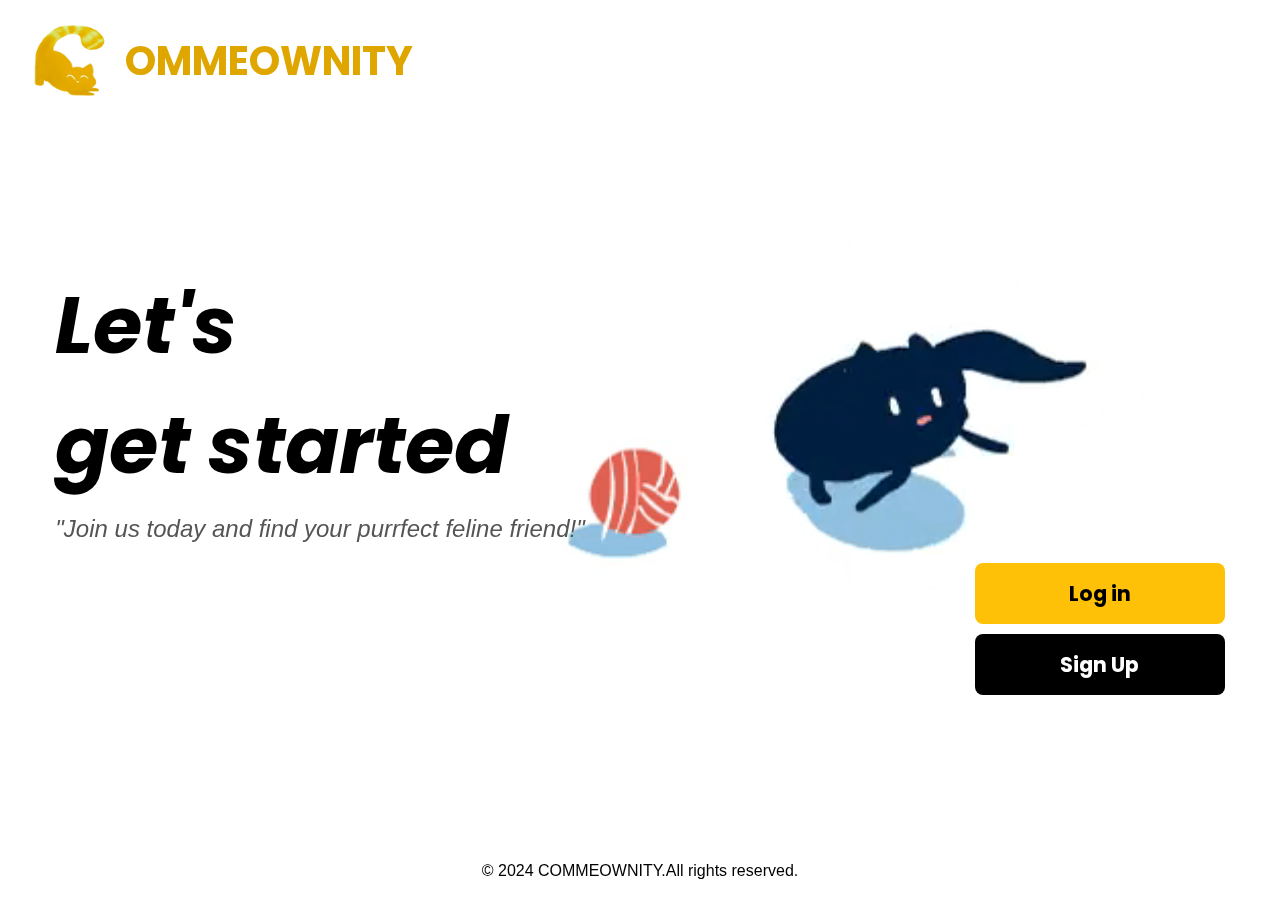
<file: index.html>
<!DOCTYPE html>
<html lang="en">
<head>
    <meta charset="UTF-8">
    <meta name="viewport" content="width=device-width, initial-scale=1.0">
    <title>ComMEOWnity</title>
    <!-- Google Fonts -->
    <link href="https://fonts.googleapis.com/css2?family=Poppins:wght@700&display=swap" rel="stylesheet">
    <link rel="stylesheet" href="style.css">
</head>

<body class="bodystart">
    <!-- Video Background -->
    <video autoplay muted loop id="bg-video">
        <source src="images/videocat.mp4" type="video/mp4">
        Your browser does not support the video tag.
    </video>

    <div class="container1">
        <header class="header">
            <div class="logo-container1">
                <img src="images/lightlogo.png" alt="ComMEOWnity Logo" class="logo">
                <span class="logo-text">OMMEOWNITY</span>
            </div>
        </header>
        <div class="content">
            <div class="text-section">
                <h1 class="poppins-bold-italic">Let's <br> get started</h1>
                <p class="tagline">"Join us today and find your purrfect feline friend!"</p>
            </div>

            <div class="buttonStart">
                <a href="login.html" class="btn login">Log in</a>
                <a href="signup.html" class="btn signup">Sign Up</a>
            </div>
        </div>
    </div>

    <footer class="footer1">
        <p>&copy; 2024 COMMEOWNITY.<span></span>All rights reserved.</p>
    </footer>
</body>
</html>
</file>
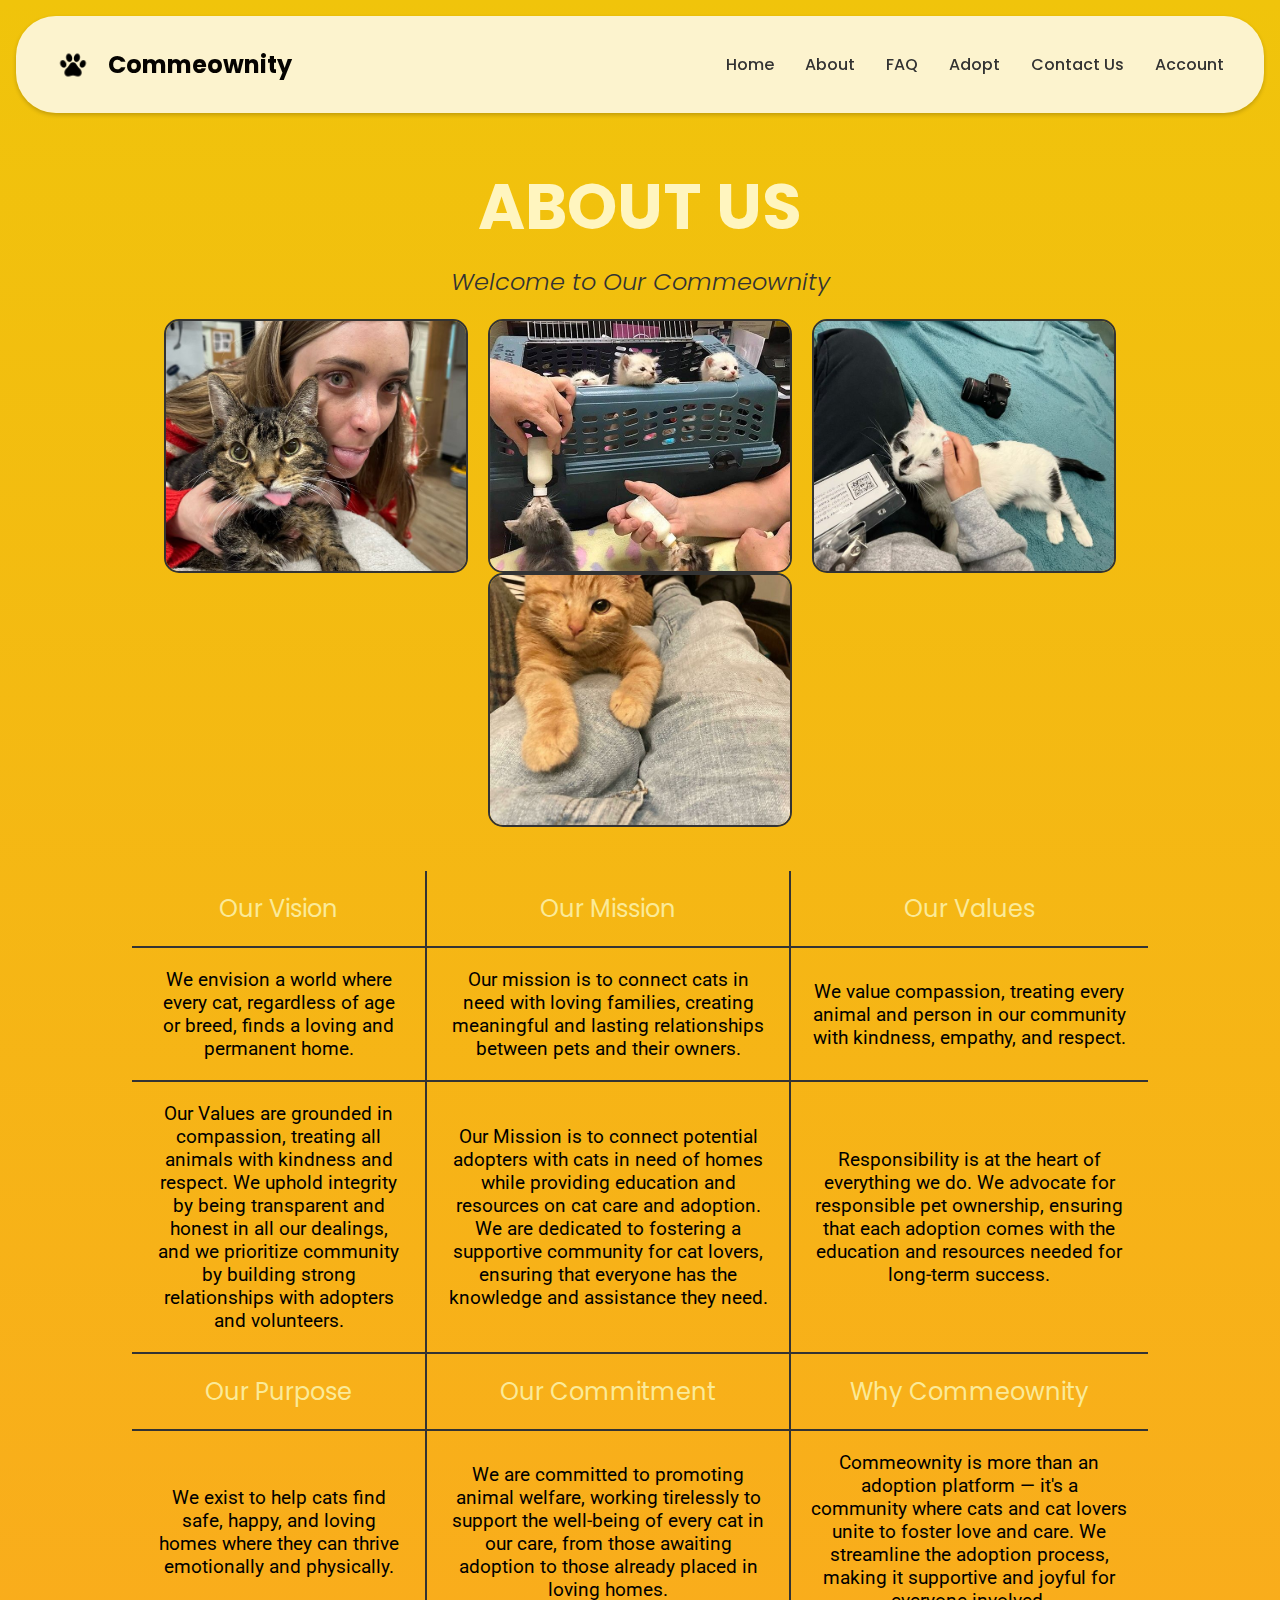
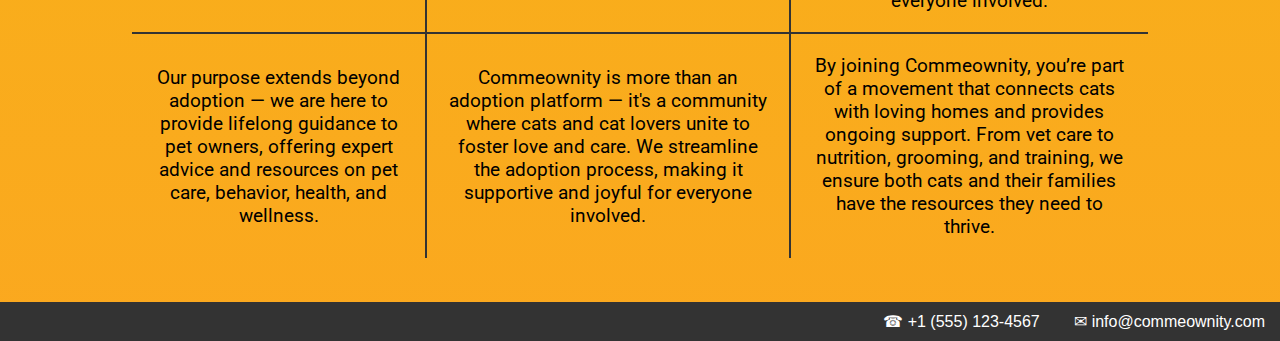
<file: about.html>
<!DOCTYPE html>
<html lang="en">
<head>
    <meta charset="UTF-8">
    <meta name="viewport" content="width=device-width, initial-scale=1.0">
    <title>Commeownity - Cat Adoption</title>
    <link rel="stylesheet" href="stylegen.css">
    <!-- GOOGLE FONTS -->
    <link href="https://fonts.googleapis.com/css2?family=Roboto:wght@400;700&display=swap" rel="stylesheet">
    <link href="https://fonts.googleapis.com/css2?family=Poppins:wght@700&display=swap" rel="stylesheet">
</head>

<body class ="bodyAbout">
    <!-- Navigation Bar -->
    <header class="navbar">
        <div class="logo-container">
            <img src="images/pawcon.png" alt="ComMEOWnity Logo" class="logo">
            <span class="logo-text">Commeownity</span>
        </div>
        <nav>
            <div class="hamburger" id="hamburger">
                &#9776; <!-- hamburger icon -->
            </div>
            <ul id="nav-links">
                <li><a href="home.html">Home</a></li>
                <li><a href="about.html">About</a></li>
                <li><a href="faq.html">FAQ</a></li>
                <li><a href="adopt.html">Adopt</a></li>
                <li><a href="contact.html">Contact Us</a></li>
                <li><a href="account.html">Account</a></li>
            </ul>
        </nav>
    </header>
    

     
<div>
    <h3>ABOUT US</h3>
        <h4>Welcome to Our Commeownity</h4>
    
    <div class="image-container1">
        <img src="images/aboutCat1.jpg" alt="About Cat 1" class="aboutCat">
        <img src="images/aboutCat2.jpg" alt="About Cat 1" class="aboutCat">
        <img src="images/aboutCat3.jpg" alt="About Cat 3" class="aboutCat">
        <img src="images/aboutCat4.jpg" alt="About Cat 4" class="aboutCat">
    </div>


    <table>
        <tr>
            <td class ="tableHead">Our Vision</td>
            <td class ="tableHead">Our Mission</td>
            <td class ="tableHead">Our Values</td>
        </tr>
        <tr>
            <td>We envision a world where every cat, regardless of age or breed, finds a loving and permanent home.</td>
            <td>Our mission is to connect cats in need with loving families, creating meaningful and lasting relationships between pets and their owners.</td>
            <td>We value compassion, treating every animal and person in our community with kindness, empathy, and respect.</td>
        </tr>
        <tr>
            <td>Our Values are grounded in compassion, treating all animals with kindness and respect. We uphold integrity by being transparent and honest in all our dealings, and we prioritize community by building strong relationships with adopters and volunteers.</td>
            <td>Our Mission is to connect potential adopters with cats in need of homes while providing education and resources on cat care and adoption. We are dedicated to fostering a supportive community for cat lovers, ensuring that everyone has the knowledge and assistance they need.</td>
            <td>Responsibility is at the heart of everything we do. We advocate for responsible pet ownership, ensuring that each adoption comes with the education and resources needed for long-term success.</td>
        </tr>
        <tr>
            <td class ="tableHead">Our Purpose</td>
            <td class ="tableHead">Our Commitment</td>
            <td class ="tableHead">Why Commeownity</td>
        </tr>
        <tr>
            <td>We exist to help cats find safe, happy, and loving homes where they can thrive emotionally and physically.</td>
            <td>We are committed to promoting animal welfare, working tirelessly to support the well-being of every cat in our care, from those awaiting adoption to those already placed in loving homes.</td>
            <td>Commeownity is more than an adoption platform — it's a community where cats and cat lovers unite to foster love and care. We streamline the adoption process, making it supportive and joyful for everyone involved.
            </td>
        </tr>
        <tr>
            <td>Our purpose extends beyond adoption — we are here to provide lifelong guidance to pet owners, offering expert advice and resources on pet care, behavior, health, and wellness.</td>
               </td>
            <td>Commeownity is more than an adoption platform — it's a community where cats and cat lovers unite to foster love and care. We streamline the adoption process, making it supportive and joyful for everyone involved.</td>
            <td>By joining Commeownity, you’re part of a movement that connects cats with loving homes and provides ongoing support. From vet care to nutrition, grooming, and training, we ensure both cats and their families have the resources they need to thrive.</td>
        </tr>
    </table>
</div>

<div class="footerAbout">
    <span class="footer-icon">&#9742; +1 (555) 123-4567</span>
    <span class="footer-icon">&#9993; info@commeownity.com</span>
</div>



    <script src="scriptgen.js"></script>
</body>
</html>
</file>
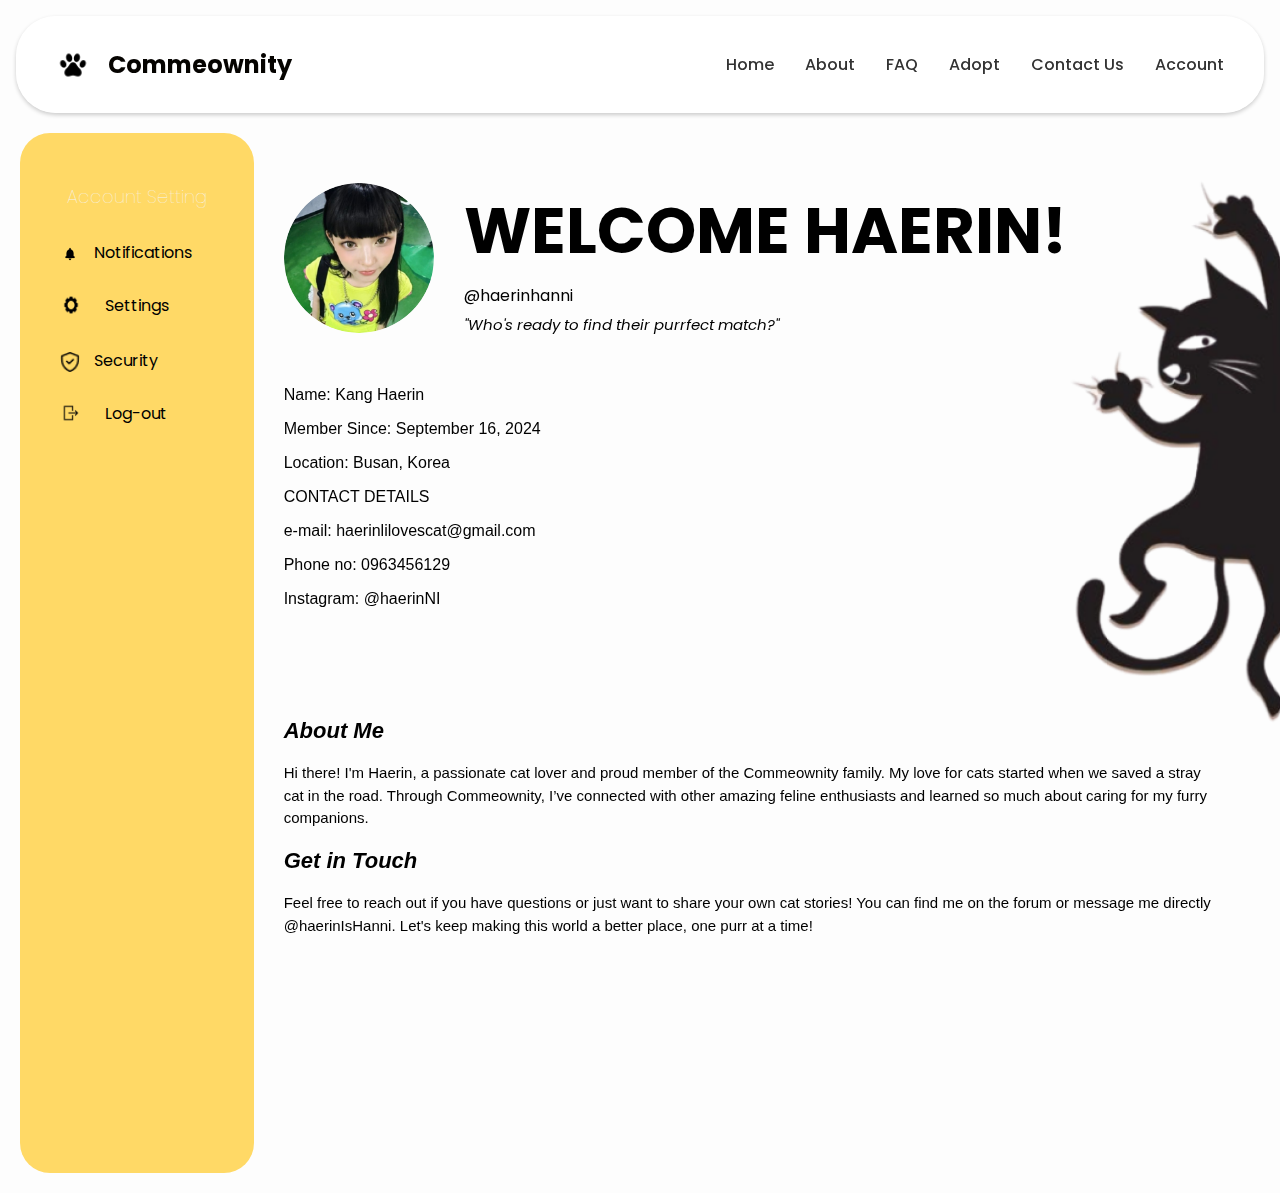
<file: account.html>
<!DOCTYPE html>
<html lang="en">
<head>
    <meta charset="UTF-8">
    <meta name="viewport" content="width=device-width, initial-scale=1.0">
    <title>Commeownity - Cat Adoption</title>
    <link rel="stylesheet" href="stylegen.css">
    <!-- GOOGLE FONTS -->
    <link href="https://fonts.googleapis.com/css2?family=Roboto:wght@400;700&display=swap" rel="stylesheet">
    <link href="https://fonts.googleapis.com/css2?family=Poppins:wght@700&display=swap" rel="stylesheet">
    <link href="https://fonts.googleapis.com/css2?family=Space+Grotesk:wght@400;700&display=swap" rel="stylesheet">
    <link href="https://fonts.googleapis.com/css2?family=Nunito+Sans:wght@500&display=swap" rel="stylesheet">
</head>

<body class="bodyAccount">
    <!-- Navigation Bar -->
    <header class="navbar">
        <div class="logo-container">
            <img src="images/pawcon.png" alt="ComMEOWnity Logo" class="logo">
            <span class="logo-text">Commeownity</span>
        </div>
        <nav>
            <div class="hamburger" id="hamburger">
                &#9776; <!-- hamburger icon -->
            </div>
            <ul id="nav-links">
                <li><a href="home.html">Home</a></li>
                <li><a href="about.html">About</a></li>
                <li><a href="faq.html">FAQ</a></li>
                <li><a href="adopt.html">Adopt</a></li>
                <li><a href="contact.html">Contact Us</a></li>
                <li><a href="account.html">Account</a></li>
            </ul>
        </nav>
    </header>

    <!-- Main Profile Content -->
    <div class="profile-container">
        <!-- Sidebar -->
        <aside class="sidebar">
            <h3>Account Setting</h3>
            <ul>
                <li><img src="images/bell.png" alt="Notifications" class="icon"> Notifications</li>
                <li><img src="images/set.png" alt="Settings" class="icn"> Settings</li>
                <li><img src="images/sec.png" alt="Security" class="icon"> Security</li>
                <li><a href="index.html"  class="logout-link"><img src="images/out.png" alt="Logout" class="icn"> Log-out</a></li>
            </ul>
        </aside>
        

      
  <!-- Profile Content -->
<main class="profile-main">
    <div class="profile-header">
        <img src="images/haerin.png" alt="Profile Picture" class="profile-pic">
        <div class="profile-info">
            <h6>WELCOME HAERIN!</h6>
            <p>@haerinhanni</p>
            <p class ="tags">"Who's ready to find their purrfect match?"</p>
        </div>
    </div>
    
    <div class="contact-details">
        <p class ="deets"><strong>Name: </strong>Kang Haerin</p>
        <p class ="deets"><strong>Member Since:</strong>  September 16, 2024</p>
        <p class ="deets"><strong>Location:</strong> Busan, Korea</p>
        <p class ="deets"><strong><span>CONTACT DETAILS</span></strong></p>
        <p class ="deets"><strong>e-mail:</strong> haerinlilovescat@gmail.com</p>
        <p class ="deets"><strong>Phone no:</strong> 0963456129</p>
        <p class ="deets"><strong>Instagram:</strong> @haerinNI</p>
    </div>
    
    <div class="about-section">
        <h2 class="abt">About Me</h2>
        <p class="deets">Hi there! I'm Haerin, a passionate cat lover and proud member of the Commeownity family. My love for cats started when we saved a stray cat in the road. Through Commeownity, I’ve connected with other amazing feline enthusiasts and learned so much about caring for my furry companions.</p>
        
        <h2 class="abt">Get in Touch</h2>
        <p class="deets">Feel free to reach out if you have questions or just want to share your own cat stories! You can find me on the forum or message me directly @haerinIsHanni. Let's keep making this world a better place, one purr at a time!</p>
    </div>
</main>


    </div>

    <!-- Cat Silhouette Image -->
    <img src="images/scratch.png" alt="Cat Silhouette" class="cat-silhouette">

    <script src="scriptgen.js"></script>
</body>
</html>
</file>
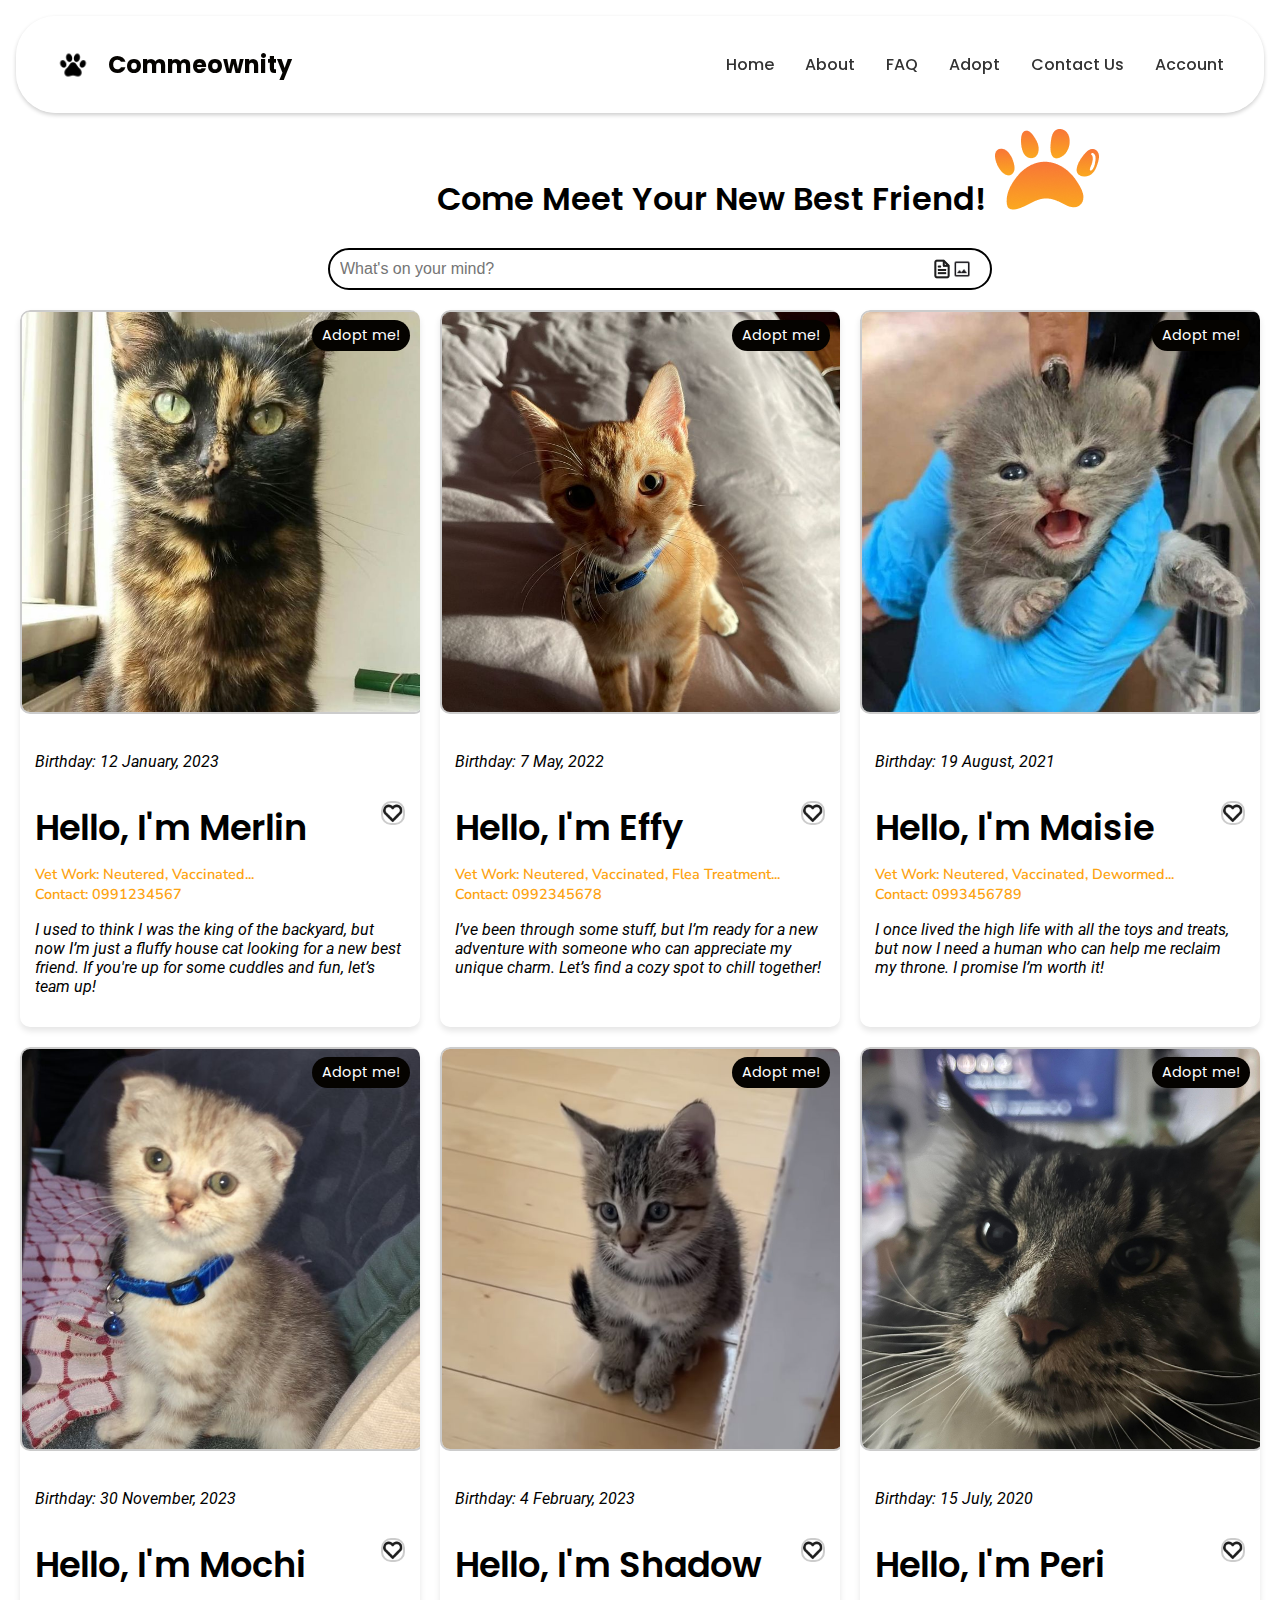
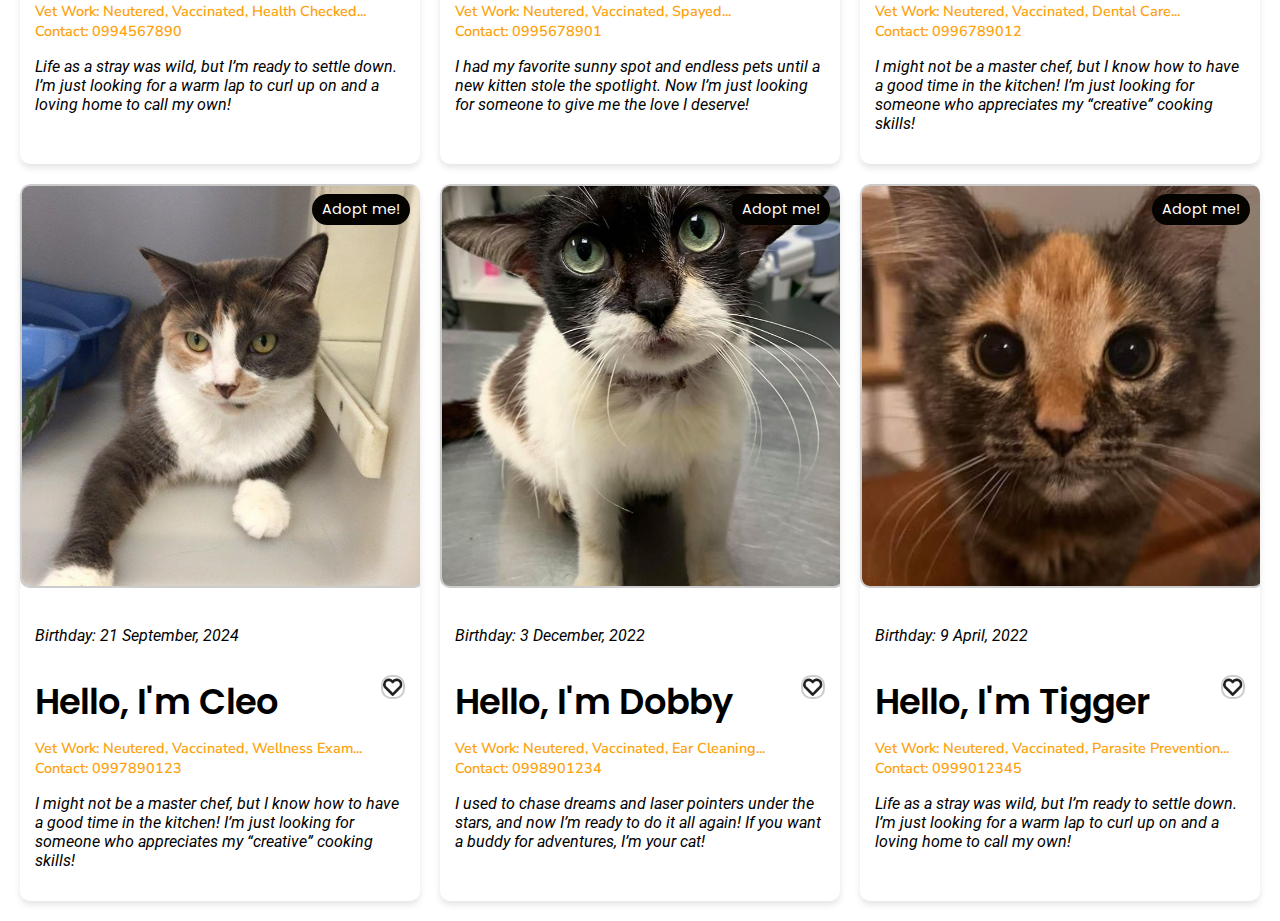
<file: adopt.html>
<!DOCTYPE html>
<html lang="en">
<head>
    <meta charset="UTF-8">
    <meta name="viewport" content="width=device-width, initial-scale=1.0">
    <title>Commeownity - Cat Adoption</title>
    <link rel="stylesheet" href="stylegen.css">
    <!-- GOOGLE FONTS -->
    <link href="https://fonts.googleapis.com/css2?family=Roboto:wght@400;700&display=swap" rel="stylesheet">
    <link href="https://fonts.googleapis.com/css2?family=Poppins:wght@700&display=swap" rel="stylesheet">
    <link href="https://fonts.googleapis.com/css2?family=Space+Grotesk:wght@400;700&display=swap" rel="stylesheet">
    <link href="https://fonts.googleapis.com/css2?family=Nunito+Sans:wght@500&display=swap" rel="stylesheet">

</head>

<body class ="bodyContact">
    <!-- Navigation Bar -->
    <header class="navbar">
        <div class="logo-container">
            <img src="images/pawcon.png" alt="ComMEOWnity Logo" class="logo">
            <span class="logo-text">Commeownity</span>
        </div>
        <nav>
            <div class="hamburger" id="hamburger">
                &#9776; <!-- hamburger icon -->
            </div>
            <ul id="nav-links">
                <li><a href="home.html">Home</a></li>
                <li><a href="about.html">About</a></li>
                <li><a href="faq.html">FAQ</a></li>
                <li><a href="adopt.html">Adopt</a></li>
                <li><a href="contact.html">Contact Us</a></li>
                <li><a href="account.html">Account</a></li>
            </ul>
        </nav>
    </header>
    
    <div class="adopt-container">
        <h1>Come Meet Your New Best Friend! <img src="images/pawore.png" alt="heart icon" class="heart-icon"></h1>
        <div class="search-bar">
            <input type="text" placeholder="What's on your mind?">
            <img src="images/imagecon.png" alt="Image Icon" class="icon">
            <img src="images/txtfile.png" alt="Text File Icon" class="icon">
        </div>

        <div class="cat-gallery">

            <div class="cat-card">
                <div class="adopt-badge">Adopt me!</div>
                <img src="images/catadapt1.jpg" alt="Cat 1">
                <div class="cat-info">
                    <p class="descats">Birthday: 12 January, 2023</p>
                    <h3>Hello, I'm Merlin <img src="images/heart.png" alt="heart icon" class ="heart"></h3>
                    <p class="vet">Vet Work: Neutered, Vaccinated...<br>Contact: 0991234567</p>
                    <p class="descats">I used to think I was the king of the backyard, but now I’m just a fluffy house cat looking for a new best friend. If you're up for some cuddles and fun, let’s team up!</p>
                </div>
            </div>

            <div class="cat-card">
                <div class="adopt-badge">Adopt me!</div>
                <img src="images/catadapt2.jpg" alt="Cat 2">
                <div class="cat-info">
                    <p class="descats">Birthday: 7 May, 2022</p>
                    <h3>Hello, I'm Effy <img src="images/heart.png" alt="heart icon" class ="heart" ></h3>
                    <p class="vet">Vet Work: Neutered, Vaccinated, Flea Treatment...<br>Contact: 0992345678</p>
                    <p class="descats">I’ve been through some stuff, but I’m ready for a new adventure with someone who can appreciate my unique charm. Let’s find a cozy spot to chill together!</p>
                </div>
            </div>

            <div class="cat-card">
                <div class="adopt-badge">Adopt me!</div>
                <img src="images/catadapt3.jpg" alt="Cat 3">
                <div class="cat-info">
                    <p class="descats">Birthday: 19 August, 2021</p>
                    <h3>Hello, I'm Maisie <img src="images/heart.png" alt="heart icon" class ="heart"></h3>
                    <p class="vet">Vet Work: Neutered, Vaccinated, Dewormed...<br>Contact: 0993456789</p>
                    <p class="descats">I once lived the high life with all the toys and treats, but now I need a human who can help me reclaim my throne. I promise I’m worth it!</p>
                </div>
            </div>

            <div class="cat-card">
                <div class="adopt-badge">Adopt me!</div>
                <img src="images/catadapt4.jpg" alt="Cat 4">
                <div class="cat-info">
                    <p class="descats">Birthday: 30 November, 2023</p>
                    <h3>Hello, I'm Mochi <img src="images/heart.png" alt="heart icon" class ="heart"></h3>
                    <p class="vet">Vet Work: Neutered, Vaccinated, Health Checked...<br>Contact: 0994567890</p>
                    <p class="descats">Life as a stray was wild, but I’m ready to settle down. I’m just looking for a warm lap to curl up on and a loving home to call my own!</p>
                </div>
            </div>

            <div class="cat-card">
                <div class="adopt-badge">Adopt me!</div>
                <img src="images/catadapt5.jpg" alt="Cat 5" class="catadopts" >
                <div class="cat-info">
                    <p class="descats">Birthday: 4 February, 2023</p>
                    <h3>Hello, I'm Shadow <img src="images/heart.png" alt="heart icon" class ="heart"></h3>
                    <p class="vet">Vet Work: Neutered, Vaccinated, Spayed...<br>Contact: 0995678901</p>
                    <p class="descats">I had my favorite sunny spot and endless pets until a new kitten stole the spotlight. Now I’m just looking for someone to give me the love I deserve!</p>
                </div>
            </div>

            <div class="cat-card">
                <div class="adopt-badge">Adopt me!</div>
                <img src="images/catadapt6.jpg" alt="Cat 6">
                <div class="cat-info">
                    <p class="descats">Birthday: 15 July, 2020</p>
                    <h3>Hello, I'm Peri <img src="images/heart.png" alt="heart icon" class ="heart"></h3>           
                    <p class="vet">Vet Work: Neutered, Vaccinated, Dental Care...<br>Contact: 0996789012</p>
                    <p class="descats">I might not be a master chef, but I know how to have a good time in the kitchen! I’m just looking for someone who appreciates my “creative” cooking skills!</p>
                </div>
            </div>

            <div class="cat-card">
                <div class="adopt-badge">Adopt me!</div>
                <img src="images/catadapt7.jpg" alt="Cat 7">
                <div class="cat-info">
                    <p class="descats">Birthday: 21 September, 2024</p>
                    <h3>Hello, I'm Cleo <img src="images/heart.png" alt="heart icon" class ="heart"></h3>
                    <p class="vet">Vet Work: Neutered, Vaccinated, Wellness Exam...<br>Contact: 0997890123</p>
                    <p class="descats">I might not be a master chef, but I know how to have a good time in the kitchen! I’m just looking for someone who appreciates my “creative” cooking skills!</p>


                </div>
            </div>

                <div class="cat-card">
                    <div class="adopt-badge">Adopt me!</div>
                    <img src="images/catadapt8.jpg" alt="Cat 8">
                    <div class="cat-info">
                        <p class="descats">Birthday: 3 December, 2022</p>
                        <h3>Hello, I'm Dobby <img src="images/heart.png" alt="heart icon" class ="heart"></h3>
                        <p class="vet">Vet Work: Neutered, Vaccinated, Ear Cleaning...<br>Contact: 0998901234</p>
                        <p class="descats">I used to chase dreams and laser pointers under the stars, and now I’m ready to do it all again! If you want a buddy for adventures, I’m your cat!</p>
                    </div>
                </div>

                    <div class="cat-card">
                        <div class="adopt-badge">Adopt me!</div>
                        <img src="images/catadapt9.jpg" alt="Cat 9">
                        <div class="cat-info">
                            <p class="descats">Birthday: 9 April, 2022</p>
                            <h3>Hello, I'm Tigger <img src="images/heart.png" alt="heart icon" class ="heart"></h3>
                            <p class="vet">Vet Work: Neutered, Vaccinated, Parasite Prevention...<br>Contact: 0999012345</p>
                            <p class="descats">Life as a stray was wild, but I’m ready to settle down. I’m just looking for a warm lap to curl up on and a loving home to call my own!</p>
                        </div>
                    </div>
            </div>
        </div>
    </div>
</body>
</html>

    <script src="scriptgen.js"></script>
</body>
</html>
</file>
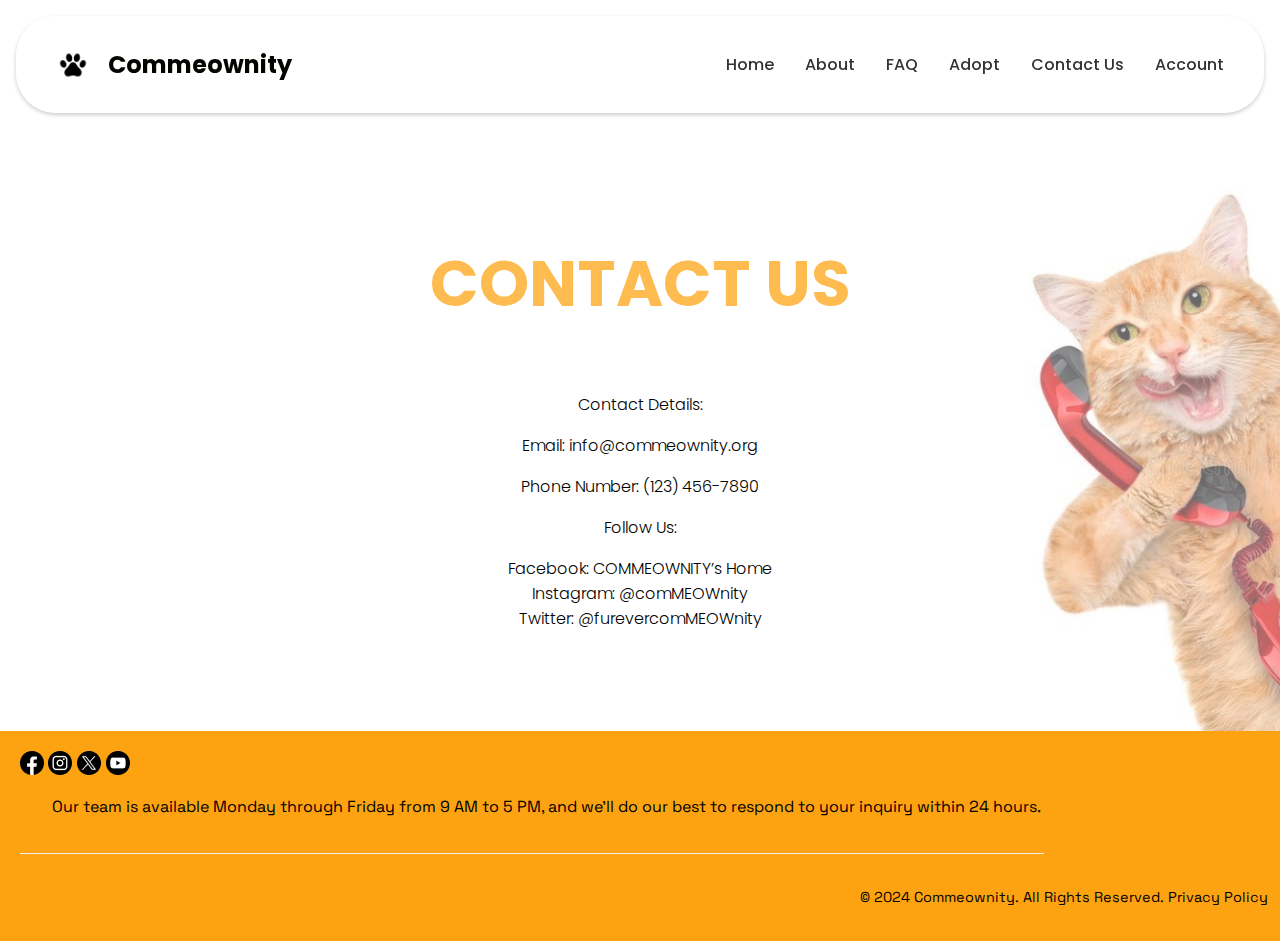
<file: contact.html>
<!DOCTYPE html>
<html lang="en">
<head>
    <meta charset="UTF-8">
    <meta name="viewport" content="width=device-width, initial-scale=1.0">
    <title>Commeownity - Cat Adoption</title>
    <link rel="stylesheet" href="stylegen.css">
    <!-- GOOGLE FONTS -->
    <link href="https://fonts.googleapis.com/css2?family=Roboto:wght@400;700&display=swap" rel="stylesheet">
    <link href="https://fonts.googleapis.com/css2?family=Poppins:wght@700&display=swap" rel="stylesheet">
    <link href="https://fonts.googleapis.com/css2?family=Space+Grotesk:wght@400;700&display=swap" rel="stylesheet">
</head>

<body class ="bodyContact">
    <!-- Navigation Bar -->
    <header class="navbar">
        <div class="logo-container">
            <img src="images/pawcon.png" alt="ComMEOWnity Logo" class="logo">
            <span class="logo-text">Commeownity</span>
        </div>
        <nav>
            <div class="hamburger" id="hamburger">
                &#9776; <!-- hamburger icon -->
            </div>
            <ul id="nav-links">
                <li><a href="home.html">Home</a></li>
                <li><a href="about.html">About</a></li>
                <li><a href="faq.html">FAQ</a></li>
                <li><a href="adopt.html">Adopt</a></li>
                <li><a href="contact.html">Contact Us</a></li>
                <li><a href="account.html">Account</a></li>
            </ul>
        </nav>
    </header>
    <h5>CONTACT US</h5>
    <div class="contact-section">
        <div class="contact-details">
           
            <p>Contact Details:</p>
            <p>Email: info@commeownity.org</p>
            <p>Phone Number: (123) 456-7890</p>
            <p>Follow Us:</p>
            <p>
                Facebook: COMMEOWNITY’s Home<br>
                Instagram: @comMEOWnity<br>
                Twitter: @furevercomMEOWnity
            </p>
        </div>
        <img src="images/orenjcat.jpg" alt="Orange Cat" class="orenj-cat">
    </div>
    
       
    </div>
    
    <!-- Footer Section -->
<footer class="footer">
    <div class="social-icons">
        <img src="images/fbcon.png" alt="Facebook">
        <img src="images/igcon.png" alt="Instagram">
        <img src="images/twcon.png" alt="Twitter">
        <img src="images/ytcon.png" alt="YouTube">
    </div>
    <p class="footerC">Our team is available Monday through Friday from 9 AM to 5 PM, and we’ll do our best to respond to your inquiry within 24 hours.</p>
    <hr>
    <p class="footer-text">© 2024 Commeownity. All Rights Reserved. <a href="#">Privacy Policy</a></p>
</footer>

    
 

    <script src="scriptgen.js"></script>
</body>
</html>
</file>
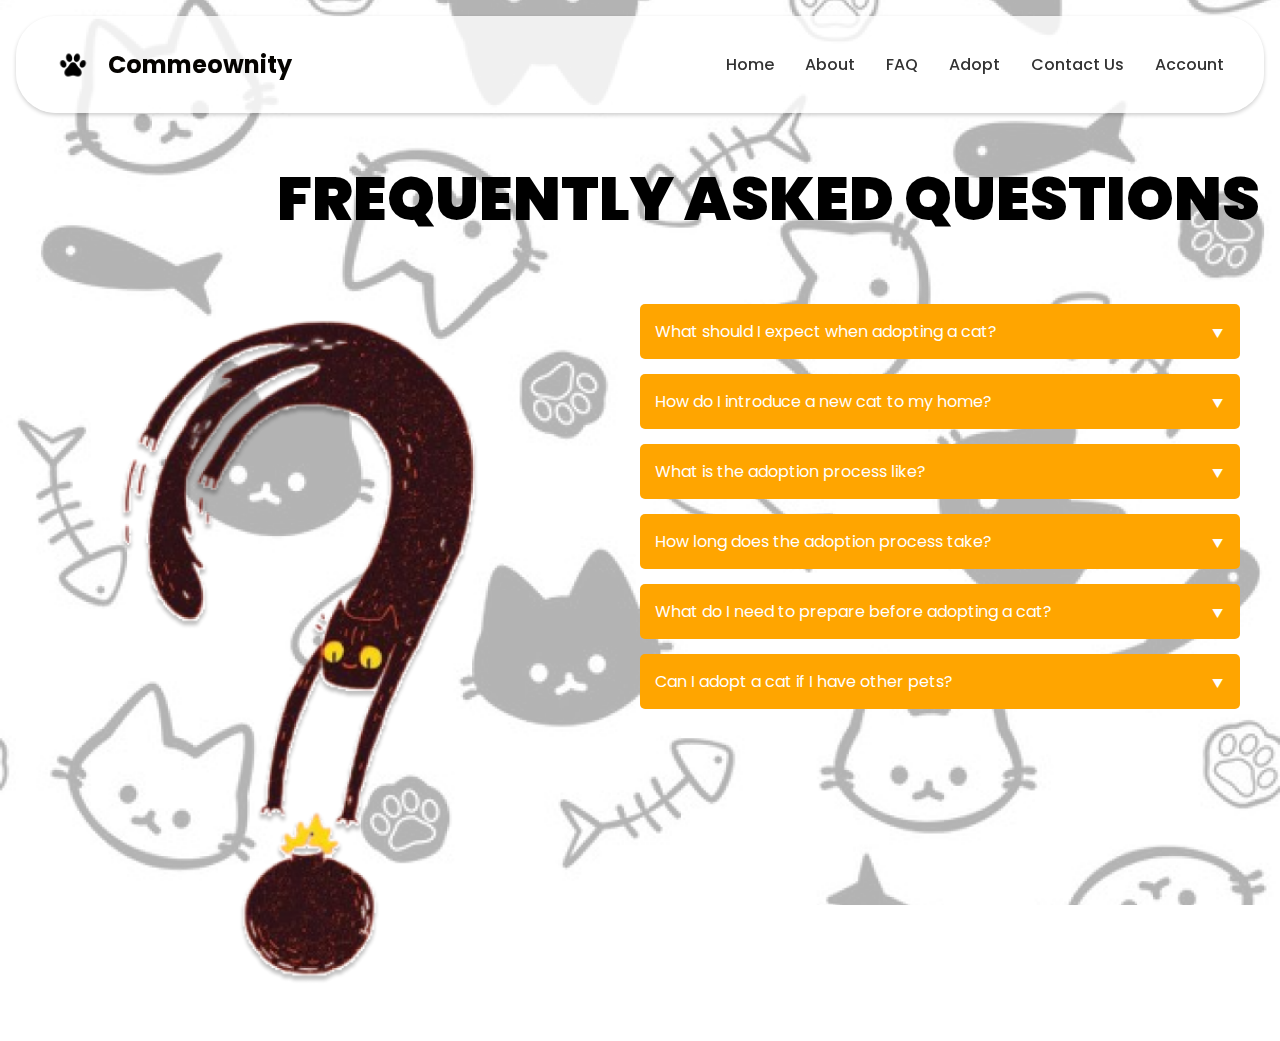
<file: faq.html>
<!DOCTYPE html>
<html lang="en">
<head>
    <meta charset="UTF-8">
    <meta name="viewport" content="width=device-width, initial-scale=1.0">
    <title>Commeownity - Cat Adoption</title>
    <link rel="stylesheet" href="stylegen.css">
    <!-- GOOGLE FONTS -->
    <link href="https://fonts.googleapis.com/css2?family=Roboto:wght@400;700&display=swap" rel="stylesheet">
    <link href="https://fonts.googleapis.com/css2?family=Poppins:wght@700&display=swap" rel="stylesheet">
    <link href="https://fonts.googleapis.com/css2?family=Space+Grotesk:wght@400;700&display=swap" rel="stylesheet">
</head>
<body class="bodyFAQ">
    <!-- Navigation Bar -->
    <header class="navbar">
        <div class="logo-container">
            <img src="images/pawcon.png" alt="ComMEOWnity Logo" class="logo">
            <span class="logo-text">Commeownity</span>
        </div>
        <nav>
            <div class="hamburger" id="hamburger">
                &#9776; <!-- hamburger icon -->
            </div>
            <ul id="nav-links">
                <li><a href="home.html">Home</a></li>
                <li><a href="about.html">About</a></li>
                <li><a href="faq.html">FAQ</a></li>
                <li><a href="adopt.html">Adopt</a></li>
                <li><a href="contact.html">Contact Us</a></li>
                <li><a href="account.html">Account</a></li>
            </ul>
        </nav>
    </header>

    <main>
        <h1>FREQUENTLY ASKED QUESTIONS</h1>
        <section class="faq-section">
            <img src="images/quescat.png" alt="Question Mark Cat" class="ques-cat">

            <div class="faq-container">
                <div class="faq-item">
                    <button class="question">What should I expect when adopting a cat? <span class="arrow">&#11206;</span></button>
                    <div class="answer" >
                        <p>When adopting a cat, you’re welcoming a new family member into your home. It can take time for your cat to adjust to their new environment. Patience, love, and consistency are key.</p>
                    </div>
                </div>
                <div class="faq-item">
                    <button class="question">How do I introduce a new cat to my home? <span class="arrow">&#11206;</span></button>
                    <div class="answer">
                        <p>When introducing a cat to a new home, start by giving them a quiet, safe space to explore at their own pace.</p>
                    </div>
                </div>
                <div class="faq-item">
                    <button class="question">What is the adoption process like? <span class="arrow">&#11206;</span></button>
                    <div class="answer">
                        <p>The adoption process involves filling out an application, meeting the cat, and going through a screening process.</p>
                    </div>
                </div>
                <div class="faq-item">
                    <button class="question">How long does the adoption process take? <span class="arrow">&#11206;</span></button>
                    <div class="answer">
                        <p>The process can take anywhere from a few days to a couple of weeks depending on several factors.</p>
                    </div>
                </div>
                <div class="faq-item">
                    <button class="question">What do I need to prepare before adopting a cat? <span class="arrow">&#11206;</span></button>
                    <div class="answer">
                        <p>Before adopting a cat, you should prepare a safe and comfortable space for them, purchase necessary supplies such as food, litter, a litter box, and toys, and consider scheduling a vet appointment.</p>
                    </div>
                </div>
                <div class="faq-item">
                    <button class="question">Can I adopt a cat if I have other pets? <span class="arrow">&#11206;</span></button>
                    <div class="answer">
                        <p>Yes, many cats can live harmoniously with other pets, but it's important to introduce them slowly and ensure that the personalities of both the new cat and your existing pets are compatible.</p>
                    </div>
                </div>
            </div>
        </section>
    </main>

    <script src="scriptgen.js"></script>
</body>
</html>
</file>
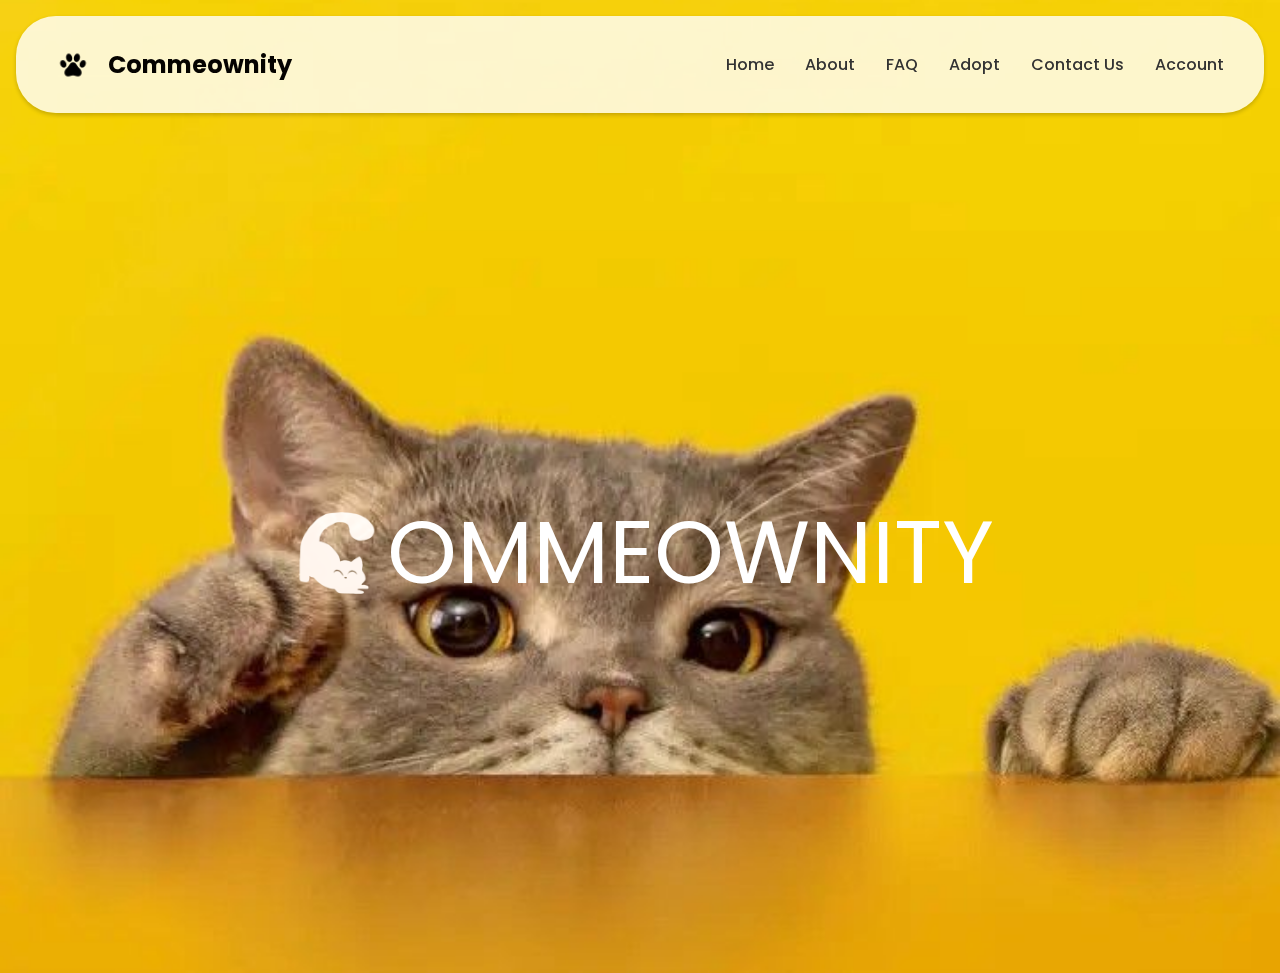
<file: home.html>
<!DOCTYPE html>
<html lang="en">
<head>
    <meta charset="UTF-8">
    <meta name="viewport" content="width=device-width, initial-scale=1.0">
    <title>Commeownity - Cat Adoption</title>
    <link rel="stylesheet" href="stylegen.css">
    <!-- GOOGLE FONTS -->
    <link href="https://fonts.googleapis.com/css2?family=Roboto:wght@400;700&display=swap" rel="stylesheet">
    <link href="https://fonts.googleapis.com/css2?family=Poppins:wght@700&display=swap" rel="stylesheet">
</head>

<body class ="bodyHome">
    <!-- Navigation Bar -->
    <header class="navbar">
        <div class="logo-container">
            <img src="images/pawcon.png" alt="ComMEOWnity Logo" class="logo">
            <span class="logo-text">Commeownity</span>
        </div>
        <nav>
            <div class="hamburger" id="hamburger">
                &#9776; <!-- hamburger icon -->
            </div>
            <ul id="nav-links">
                <li><a href="home.html">Home</a></li>
                <li><a href="about.html">About</a></li>
                <li><a href="faq.html">FAQ</a></li>
                <li><a href="adopt.html">Adopt</a></li>
                <li><a href="contact.html">Contact Us</a></li>
                <li><a href="account.html">Account</a></li>
            </ul>
        </nav>
    </header>
    

    <!-- Home Logo Centered -->
    <div class="home-logo-container">
        <p class="homeLogo">
            <img src="images/whitelogo.png" alt="Logo" class="logo-image">
            OMMEOWNITY
        </p>
    </div>
    <script src="scriptgen.js"></script>
</body>
</html>
</file>
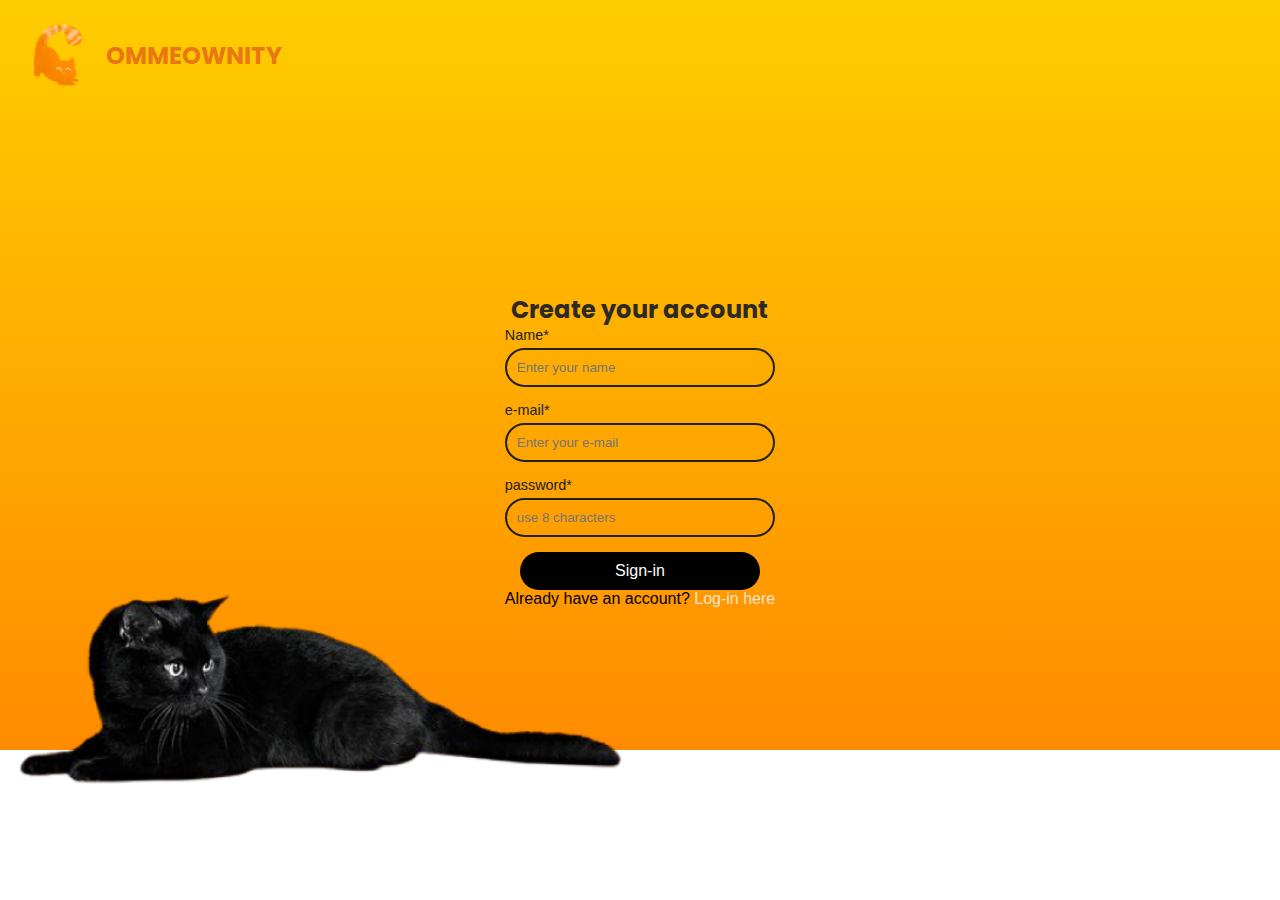
<file: signup.html>
<!DOCTYPE html>
<html lang="en">
<head>
    <meta charset="UTF-8">
    <meta name="viewport" content="width=device-width, initial-scale=1.0">
    <title>Create Account - Commeownity</title>
    <link href="https://fonts.googleapis.com/css2?family=Poppins:wght@700&display=swap" rel="stylesheet">
    <link rel="stylesheet" href="style.css">
</head>

<body>
    <div class="container">
        <header class="header">
            <div class="logo-container2">
                <img src="images/logocat.png" alt="ComMEOWnity Logo" class="logo2">
                <span class="logo-text2">OMMEOWNITY</span>
            </div>

            <form id="create-account-form">
                <h2>Create your account</h2>
                <div class="input-field">
                    <label for="username">Name*</label>
                    <input type="text" id="username" placeholder="Enter your name" required>
                    <span class="error-message" id="username-error"></span>
                </div>
                <div class="input-field">
                    <label for="email">e-mail*</label>
                    <input type="email" id="email" placeholder="Enter your e-mail" required>
                    <span class="error-message" id="email-error"></span>
                </div>
                <div class="input-field">
                    <label for="password">password*</label>
                    <input type="password" id="password" placeholder="use 8 characters" required>
                    <span class="error-message" id="password-error"></span>
                </div>
                <div class="bottom-rectangle"></div>
                <div class="login-btn-container">
                    <button type="submit" id="login-btn">Sign-in</button>
                    <p>Already have an account? <a href="login.html">Log-in here</a></p>
                </div>
            </form>
            <img class="cat-image" src="images/laycat.png" alt="Black Cat">
        </div>

        <script>
            // JavaScript for sign-up page
            document.getElementById('create-account-form').addEventListener('submit', function(event) {
                event.preventDefault(); // Prevent form submission

                const username = document.getElementById('username').value.trim();
                const email = document.getElementById('email').value.trim();
                const password = document.getElementById('password').value.trim();

                let isValid = true;

                // Validate username (at least 5 characters)
                if (username.length < 5) {
                    document.getElementById('username-error').textContent = "Username must be at least 5 characters.";
                    document.getElementById('username-error').style.display = 'block';
                    isValid = false;
                } else {
                    document.getElementById('username-error').style.display = 'none';
                }

                // Validate email
                const emailPattern = /^[^\s@]+@[^\s@]+\.[^\s@]+$/;
                if (!emailPattern.test(email)) {
                    document.getElementById('email-error').textContent = "Please enter a valid email address.";
                    document.getElementById('email-error').style.display = 'block';
                    isValid = false;
                } else {
                    document.getElementById('email-error').style.display = 'none';
                }

                // Validate password (at least 8 characters)
                if (password.length < 8) {
                    document.getElementById('password-error').textContent = "Password must be at least 8 characters.";
                    document.getElementById('password-error').style.display = 'block';
                    isValid = false;
                } else {
                    document.getElementById('password-error').style.display = 'none';
                }

                // Redirect if form is valid
                if (isValid) {
                    window.location.href = "login.html"; // Redirect to the login page
                }
            });

            function toggleAnswer(element) {
                const answer = element.nextElementSibling;
                const arrow = element.querySelector('.arrow');

                if (answer.style.display === "block") {
                    answer.style.display = "none";
                    arrow.innerHTML = "&#x25BC;"; // Down arrow
                } else {
                    answer.style.display = "block";
                    arrow.innerHTML = "&#x25B2;"; // Up arrow
                }
            }
        </script>
    </body>
</html>
</file>
<file: style.css>
/* STYLES FOR START PAGE, SIGN-UP PAGE & LOG-IN PAGE */

/*===================================================================*/
/* STYLES FOR START PAGE */
/*===================================================================*/
* {
    margin: 0;
    padding: 0;
    box-sizing: border-box;
}

/* Container for logo and text */
.logo-container1 {
    display: flex;
    align-items: center;
    gap: 5px; 
    position: absolute; 
    top: 20px; 
    left: 20px; 
}

/* Style the logo */
.logo {
    width: 80px; 
    height: auto;
}

/* Video background */
#bg-video {
    position: fixed;
    top: 0;
    left: 0;
    width: 100%;
    height: 100%;
    object-fit: cover; 
    z-index: -1; 
}

.logo-text {
    font-family: "Poppins", sans-serif; 
    font-weight: 700;  
    font-size: 2.2em; 
    color: #DFA600; 
}

.bodystart {
    font-family: 'Arial', sans-serif;
    display: flex;
    flex-direction: column; 
    justify-content: center;
    align-items: center;
    min-height: 100vh;
    background-repeat: no-repeat;
    background-position: center;
    background-size: cover; 
    padding-bottom: 100px; 
}

/* Styling for content */
.content {
    display: flex;
    flex-direction: column;
    justify-content: flex-start; 
    align-items: flex-start; 
    padding: 20px;
}

/* Text section for heading and tagline */
.text-section {
    align-self: flex-start; 
    padding-right: 40em;
    margin-top: 10em; /
}

.text-section h1 {
    font-size: 3rem;
    font-weight: bold;
}

.text-section p.tagline {
    font-style: italic;
    margin-top: 10px;
    font-size: 1.2rem;
    color: #555;
}

.poppins-bold-italic {
    font-family: "Poppins", serif;
    font-weight: 700;
    font-style: italic;
}

/* Button section styling */
.buttonStart {
    margin-top: 20px;
    display: flex;
    flex-direction: column; 
    gap: 10px;
}

.buttonStart .btn {
    padding: 15px 40px;
    font-family: "Poppins", serif;
    font-size: 1.2rem;
    font-weight: bold;
    text-align: center;
    border-radius: 8px;
    text-decoration: none;
    display: inline-block;
}

/* Styling for login button */
.login {
    background-color: #FFC107;
    color: #000;
}

/* Styling for signup button */
.signup {
    background-color: #000;
    color: #fff;
}

/* Footer Styles */
.footer1 {
    background-color: rgba(255, 255, 255, 0.8); 
    padding: 20px;
    text-align: center;
    width: 100%;
    position: absolute; 
    bottom: 0; 
}


/*===================================================================*/
/* STYLES FOR SIGN-UP PAGE */
/*===================================================================*/

body {
    margin: 0;
    padding: 0;
    font-family: Arial, sans-serif; 
    background: linear-gradient(to bottom, #ffcd00, #ff7e00); 
    display: flex;
    justify-content: center; 
    align-items: center;
    height: 100vh; 
    flex-direction: column; 
}

.logo-container2 {
    display: flex; 
    align-items: center; 
    gap: 1em; 
    position: absolute; 
    top: 20px; 
    left: 20px; 
}

.logo2 {
    width: 60px; 
    height: auto; 
}

.logo-text2 {
    font-family: "Poppins", sans-serif; 
    text-align: left; 
    font-weight: 700; 
    font-size: 1.3em;
    color: #e87714; 
}

form {
    padding: 20px; 
    border-radius: 15px; 
    width: 100%; 
    max-width: 400px; 
}

h2 {
    color: #2d2929; 
    font-weight: bold; 
    text-align: center; 
    font-family: "Poppins", sans-serif; 
}

.input-field {
    margin-bottom: 15px; 
}

label {
    display: block; 
    font-size: 0.9em; 
    color: #211e1e; 
    margin-bottom: 5px; 
}

input {
    width: 100%; 
    padding: 10px; 
    border: 2px solid #232020; 
    border-radius: 25px; 
    background-color: #ffcc0000; 
    outline: none;
    display: block; 
    margin: 0 auto;
}

input:focus {
    border-color: #ff7e00;
}

.error-message {
    font-size: 0.8em; 
    color: red;
    display: none;
}

button {
    width: 100%; 
    padding: 10px; 
    background: #000; 
    color: #fff; 
    border: none; 
    border-radius: 25px; 
    cursor: pointer; 
    font-size: 1em; 
    display: block; 
    max-width: 15rem; 
    margin: 0 auto;
}

button:hover {
    background: #333;
}

.bottom-rectangle {
    background-color: #fff;
    width: 100%;
    position: absolute;
    bottom: 0;
    left: 0;
    right: 0;
    height: 130px;
}

.cat-image {
    position: absolute;
    bottom: 100px;
    left: 0;
    width: 35%;
    height: auto;
    margin-left: 10px;
}

p {
    text-align: center;
}

a {
    color: #f6e4d2;
    text-decoration: none;
}


/*===================================================================*/

/* STYLES FOR LOG-IN PAGE */

.login-container {
    display: flex;
    flex-direction: column;
    align-items: center;
    justify-content: center;
    border-radius: 25px;
}

.login-box {
    text-align: center;
    padding: 20px;
    width: 300px;
    border-radius: 25px;
}

.login-box h1 {
    display: block;
    margin-bottom: 10px;
    font-family: "Poppins", sans-serif;
}

.login-box form {
    display: flex;
    flex-direction: column;
    gap: 15px;
    border-radius: 25px;
}

.login-box input {
    padding: 10px;
    border-radius: 25px;
    border: 1px solid #000000;
    font-size: 16px;
}

.login-box button {
    padding: 10px;
    background-color: #000;
    color: #fff;
    border: none;
    border-radius: 25px;
    cursor: pointer;
    font-size: 16px;
}

.login-box button:hover {
    background-color: #444;
}

 

/*===================================================================*/
/* Responsive design */
/*===================================================================*/

/* Large desktop styles */
@media (min-width: 1200px) {
    .logo2 {
        width: 70px;
    }

    .logo-text2 {
        font-size: 1.5em;
    }

    .bottom-rectangle {
        height: 150px;
    }

    .cat-image {
        width: 50%;
    }

    .login-container {
        max-width: 600px;
    }

    .login-box {
        padding: 25px;
    }

    .login-box h1 {
        font-size: 24px;
    }

    .login-box input, .login-box button {
        font-size: 18px;
    }

    .content {
        align-items: flex-end;
    }

    .text-section h1 {
        font-size: 5rem;
    }

    .text-section p.tagline {
        font-size: 1.5rem;
    }

    .buttonStart {
        align-self: flex-end;
    }

    .buttonStart .btn {
        width: 250px;
        font-size: 1.3rem;
    }

    .logo {
        width: 100px;
    }

    .logo-text {
        font-size: 2.5rem;
    }
}

/* Tablet styles */
@media (min-width: 768px) and (max-width: 1199px) {
    .logo-container2 {
        top: 15px;
        left: 15px;
    }

    .logo2 {
        width: 55px;
    }

    .logo-text2 {
        font-size: 1.2em;
    }

    form {
        width: 85%;
    }

    .bottom-rectangle {
        height: 130px;
    }

    .cat-image {
        width: 60%;
    }

    button {
        display: block;
        margin-left: 0;
    }

    .login-container {
        padding: 15px;
        width: 90%;
    }

    .login-box {
        padding: 15px;
    }

    .login-box input, .login-box button {
        padding: 12px;
        font-size: 14px;
    }

    .login-box form {
        margin-left: 20px;
    }

    .content {
        flex-direction: column;
        align-items: center;
    }

    .text-section {
        padding-right: 20em;
    }

    .text-section h1 {
        font-size: 3.5rem;
    }

    .text-section p.tagline {
        font-size: 1.3rem;
    }

    .buttonStart .btn {
        width: 200px;
    }

    .logo {
        width: 70px;
    }

    .logo-text {
        font-size: 2rem;
    }
}

/* Mobile styles */
@media (max-width: 767px) {
    .logo-container2 {
        top: 10px;
        left: 10px;
    }

    .logo2 {
        width: 45px;
    }

    .logo-text2 {
        font-size: 1.1em;
    }

    form {
        width: 95%;
        padding: 15px;
    }

    button {
        max-width: 70%;
        display: block;
        margin-left: 2.9em;
    }

    .bottom-rectangle {
        height: 120px;
    }

    .cat-image {
        width: 80%;
    }

    .login-container {
        width: 95%;
    }

    .login-box {
        padding: 10px;
    }

    .login-box input, .login-box button {
        padding: 10px;
        font-size: 13px;
    }

    .login-box h1 {
        font-size: 20px;
    }

    .text-section {
        padding-right: 0;
    }

    .text-section h1 {
        font-size: 2rem;
    }

    .text-section p.tagline {
        font-size: 1rem;
    }

    .buttonStart .btn {
        width: 100%;
    }

    .logo {
        width: 50px;
    }

    .logo-text {
        font-size: 1.5rem;
    }
}
</file>
<file: stylegen.css>
/* STYLES FOR HOME PAGE, ABOUT PAGE, FAQ PAGE, ADOPT PAGE, CONTACT PAGE & ACCOUNT PAGE*/

/*================================================================*/
/* Navigation Bar */
/*================================================================*/

.navbar {
    display: flex;
    justify-content: space-between;
    align-items: center;
    padding: 20px;
    background-color: rgba(255, 248, 248, 0.916);
    position: sticky;
    top: 0;
    border-radius: 40px;
    margin: 1em;
    padding-left: 2em;
    padding-right: 2em;
    box-shadow: 0 4px 8px rgba(0, 0, 0, 0.1);
}

/* Hamburger menu styles */
.hamburger {
    display: none; 
    font-size: 24px; 
    cursor: pointer; 
}

/* Navigation links */
#nav-links {
    list-style: none; 
    display: flex; 
    gap: 15px; 
    text-align: right;
} 

.logo-container {
    display: flex;
    align-items: center;
    gap: 10px;
}

.logo {
    width: 50px;
    height: auto;
}

.logo-text {
    font-size: 1.5em;
    font-weight: bold;
    color: #050300;
    font-family: 'Poppins';
}

nav ul {
    list-style: none;
    display: flex;
    gap: 15px;
}

nav ul li {
    display: inline-block;
}

nav ul li a {
    text-decoration: none;
    font-weight: 500;
    color: #333;
    padding: 8px;
    font-family: 'Poppins';
}

nav ul li a:hover {
    color: #e87714;
    text-decoration: underline;
}

/*================================================================*/
/* HOME PAGE STYLE */
/*================================================================*/
.bodyHome {
    background-image: url(images/catyellow.jpg);
    background-repeat: no-repeat;
    background-position: center;
    background-size: cover;
}

.home-logo-container {
    display: flex;
    justify-content: center;
    align-items: center;
    height: calc(100vh - 60px);
    margin-top: 20px;
}

.homeLogo {
    display: flex;
    align-items: center;
    font-size: 5.5rem;
    color: white;
    font-family: 'Poppins';
}

.logo-image {
    width: 90px;
    height: auto;
    margin-right: 10px;
}

/*================================================================*/
/* ABOUT PAGE STYLE */
/*================================================================*/
.bodyAbout {
    background: linear-gradient(180deg, #F0C40B 0%, #FBA81F 100%);
    background-size: cover;
    min-height: 100vh;
    margin: 0;
    display: flex;
    flex-direction: column;
}

h3 {
    text-align: center;
    font-size: 4rem;
    margin-top: 30px;
    margin-bottom: 10px;
    font-family: 'Poppins';
    color: #fff5bf;
}

h4 {
    margin-top: 0;
    text-align: center;
    font-size: 1.5rem;
    margin-bottom: 20px;
    color: #333;
    font-family: 'Poppins', sans-serif;
    font-weight: 300;
    font-style: italic;
}

.image-container1 {
    display: flex;
    flex-wrap: wrap; /* Allow items to wrap into new rows */
    justify-content: center; /* Center the images */
    margin: 20px 0;
}

.aboutCat {
    width: 300px;
    height: 250px;
    border-radius: 15px;
    margin: 0 10px;
    border: 2px solid #333;
    object-fit: cover;
}

table {
    border-collapse: collapse;
    width: 80%;
    max-width: 100%;
    border: 4px solid #333;
    border-radius: 10px;
    overflow: hidden;
    margin: 40px auto;
    word-wrap: break-word;
    table-layout: auto;
}

.tableHead {
    border: 2px solid #333;
    padding: 20px;
    text-align: center;
    background-color: transparent;
    font-family: 'Poppins';
    color: #FBEA98;
    font-size: 1.5rem;
}

td {
    border: 2px solid #333;
    padding: 20px;
    text-align: center;
    background-color: transparent;
    font-family: 'Roboto';
    font-size: 1.2rem;
}

.footerAbout {
    background-color: #333;
    color: #fff;
    text-align: right;
    padding: 10px 0;
    position: relative;
    width: 100%;
    font-family: Arial, Helvetica, sans-serif;
    font-size: 1rem;
}

.footer-icon {
    margin: 0 15px; /* Space between icons */
}

body, html {
    margin: 0;
    padding: 0;
    font-family: 'Poppins', sans-serif;
}

/*================================================================*/
/* ADOPT PAGE STYLE */
/*================================================================*/
.bodyAdopt {
    padding: 20px;
    background-color: #f5f5f5;
    display: flex;
    flex-direction: column;
    align-items: center;
    margin: 2em;
}

.adopt-container h1 {
    font-size: 2em;
    text-align: center;
    font-weight: 600;
    margin-bottom: 20px;
    position: relative;
}

.cat-gallery {
    display: grid;
    grid-template-columns: repeat(3, 1fr);
    gap: 20px;
    margin: 0 20px 20px 20px; 
}

.cat-card {
    background: #fff;
    border-radius: 10px;
    overflow: hidden;
    box-shadow: 0 4px 6px rgba(0, 0, 0, 0.1);
    position: relative;
    width: 100%; 
    height: auto; 
}

.cat-card img {
    width: 100%; 
    height: 400px; 
    border-radius: 10px; 
    border: 2px solid #ccc; 
    object-fit: cover; 
}

.adopt-badge {
    position: absolute;
    top: 10px;
    right: 10px;
    background-color: #050300;
    color: #fff;
    padding: 5px 10px;
    border-radius: 30px;
    font-size: 0.9em;
}

.cat-info h3 .heart{
    width: 20px; 
    height: 20px; 
    margin-left: auto; 
}

.descats{font-family: 'Roboto';
text-align: left;
font-style:italic;}

.cat-info {
    padding: 15px;
    text-align: center;
}

.cat-info h3 {
    font-size: 2.2em;
    font-weight: 600;
    display: flex;
    justify-content:left;
    padding-top: 0;
    color:#000;
}

.cat-info h3 img {
    width: 16px; 
    height: 16px; 
    margin-left: 8px;
}



.vet {
    font-size: 0.9em;
    color: #FDA311;
    font-weight: 600;
    margin: 5px 0;
    font-family: 'Nunito Sans', sans-serif;
    text-align: left;
}

.search-bar {
    display: flex;
    justify-content: center;
    align-items: center;
    gap: 10px; 
    margin: 20px 0;
}

.search-bar input {
    width: 50%;
    padding: 10px;
    border: 2px solid #000;
    border-radius: 25px;
    font-size: 1em;
}

.icon{width: 20px;
height: 20px;
margin-left: -50px;
z-index: 5;
}

/*================================================================*/
/* ACCOUNT USER PROFILE PAGE STYLE */
/*================================================================*/
body.bodyAccount {
    background-color: #fdfdfd;
    margin: 0;
}

.profile-container {
    display: flex; 
    width: 100%; 
    max-width: 1200px; 
    margin: 20px auto; 
}

.sidebar {
    background-color: #ffd966;
    width: 400px; 
    height: 1000px; 
    padding: 20px;
    border-radius: 30px;
    text-align: left; 
    position: sticky; 
    left: 0; 
    top: 0; 
    margin: 0; 
    z-index: 1; 
    margin-left: -20px; 
}

.sidebar h3 {
    font-size: 18px;
    margin-bottom: 20px;
    color: #f5f5f5;
    font-weight: 100;
}

.sidebar ul {
    list-style: none;
    padding: 0;
}

.sidebar li {
    font-size: 16px;
    padding: 10px 0;
}

.sidebar li span {
    margin-right: 10px;
}

.profile-main {
    flex-grow: 1; 
    padding: 20px;
    box-sizing: border-box; 
    margin-left: 10px; 
}

.profile-header {
    display: flex;
    align-items: flex-start; 
    margin-top: 10px; 
}

.profile-pic {
    width: 150px;
    height: 150px;
    border-radius: 50%;
    margin-right: 30px;
}

.profile-info {
    font-size: 16px;
    text-align: left; 
}

.profile-info h6 {
    font-family: 'Poppins', sans-serif; 
    font-size: 4em;
    margin: 0; 
}

.profile-info p {
    margin: 5px 0;
}

.profile-info blockquote {
    font-style: italic;
    margin-top: 10px;
}

.contact-details {
    margin-top: 45px;
    text-align: left;
    margin-left: 0;
}

.about-section {
    margin-top: 30px;
}

.deets {
    font-family: 'Nunito', sans-serif; 
    text-align: left;
    margin-left: 0;
}

.abt {
    font-family: 'Nunito', sans-serif;
    font-style: italic;
    font-weight: 500;
}

.about-section h2 {
    font-size: 22px;
    font-weight: bold;
}

.about-section p {
    font-size: 15px;
    line-height: 1.5;
}

.tags{font-style: italic ;
    font-size: 15px;
margin-top: 20px;}

.cat-silhouette {
    width: 20%; 
    position: fixed; 
    right: 0; 
    top: 50%; 
    transform: translateY(-50%); 
    z-index: -1; 
}

.sidebar img.icon {
    width: 20px; 
    height: 20px; 
    margin-left: 20px;
    margin-right: 10px; 
    vertical-align: middle; 
}

.sidebar img.icn {
    width: 40px; 
    height: 40px; 
    margin-left: 11px;
    margin-bottom: 3px;
    margin-right: 10px; 
    vertical-align: middle; 
}

.logout-link {
    text-decoration: none; /* Remove underline from links */
    color: black; /* Default text color */
    transition: color 0.3s, text-decoration 0.3s; /* Smooth transition */
}

.logout-link:hover {
    text-decoration: underline; /* Underline on hover */
    color: white; /* Change color to white on hover */
}

/*================================================================*/
/* FAQ PAGE STYLE */
/*================================================================*/
.bodyFAQ {
    min-height: 100vh;
    padding: 0;
    background-image: url('images/bgcat.png');
    background-size: cover;
    background-repeat: no-repeat;
    background-position: center;
    background-attachment: fixed;
}

.navbar {
    position: sticky;
    top: 0;
    z-index: 100;
    background-color: rgba(255, 255, 255, 0.8);
    box-shadow: 0 2px 4px rgba(0, 0, 0, 0.2);
}

main {
    padding: 20px;
    margin-top: 20px;
}

h1 {
    text-align: right;
    font-weight: 900;
    font-size: 3.8em;
    width: 80%;
    margin: 0;
    padding-bottom: 5px;
    padding-right: 0;
    margin-left: auto;
    margin-right: 0;
}

.faq-section {
    display: flex;
    align-items: flex-start;
    justify-content: flex-end;
    padding-top: 20px;
    position: relative;
    z-index: 1;
}

.ques-cat {
    position: absolute;
    left: 0;
    width: 600px;
    top: 20px;
    z-index: 1;
}

.faq-container {
    max-width: 600px;
    width: 80%;
    padding: 20px;
    border-radius: 10px;
    margin-top: 0;
    z-index: 1;
}

.faq-item {
    margin: 15px 0;
    text-align: right;
}

.question {
    background-color: #FFA500;
    color: #fff;
    padding: 15px;
    width: 100%;
    text-align: left;
    border: none;
    outline: none;
    font-size: 1em;
    cursor: pointer;
    border-radius: 5px;
    transition: background-color 0.3s ease;
    position: relative;
    font-family: 'Poppins';
}

.question::after {
    position: absolute;
    right: 15px;
    font-size: 1.2em;
}

.question:hover {
    background-color: #FF8C00;
}

.arrow {
    position: absolute;
    right: 15px;
    font-size: 1.2em;
}

.answer {
    background-color: #fff;
    color: #333;
    padding: 15px;
    display: none;
    border-radius: 5px;
    margin-top: 5px;
    box-shadow: 0 2px 4px rgba(0, 0, 0, 0.2);
    width: 100%;
    margin-left: auto;
    font-family: 'Roboto';
}

/*================================================================*/
/* CONTACT US PAGE STYLE */
/*================================================================*/

.bodyContact {
    margin: 0;
    background-position: center;
    min-height: 100vh; 
    display: flex;
    flex-direction: column;
    justify-content: space-between; /* Push footer to the bottom */
}
.orenj-cat {
    position: absolute;
    right: -20px;
    bottom: 0px;
    width: 320px; /* Default size for large desktops */
    height: auto;
    z-index: -1;
    opacity: 0.6;
}

.contact-section {
    display: flex;
    align-items: center;
    justify-content: center;
    padding: 20px;
    gap: 40px;
    position: relative;
    font-weight: lighter;
    flex-direction: column;
}

.contact-details {
    text-align: center;
    flex: 1;
    padding-bottom: 4em;
    font-weight: 300; 
    font-family: 'Poppins', sans-serif;
}

h5 {
    font-size: 4em;
    margin-bottom: 20px;
    color: #FEBB4F;
    font-weight: bolder;
    text-align: center;
    margin-bottom: -20px;
}


/* Footer Styling */
footer.footer {
    display: flex;
    flex-direction: column;
    background-color: #FDA311;
    padding: 20px;
    width: 100%;
    font-family: 'Space Grotesk', sans-serif;
    position: relative;
    margin-top: auto;
    bottom: 0;
    left: 0;
}


.footer-content {
    display: flex;
    justify-content: space-between;
    align-items: center;
    width: 100%;
}

.footerC {
    text-align: left;
    flex: 1;
    margin-left: 2rem;
}

.footer-text {
    text-align: right;
    font-size: 0.9em;
    flex: 1;
    margin-right: 2rem;
}

.footer-text a {
    text-decoration: none;
    color: #000;
}

.footer-text a:hover {
    text-decoration: underline;
}

hr {
    width: 80%;
    border: none;
    border-top: 1px solid #f6f1f1;
    margin: 20px 0;
}



/*================================================================*/
/* RESPONSIVE STYLE */
/*================================================================*/



/*===============================================*/
/* Large desktops viewports */
/*===============================================*/
@media (max-width: 1200px) {

    
     /*-------------------------------------*/
         /* style for nav bar */
  /*-------------------------------------*/
    .homeLogo {
        font-size: 5rem; 
    }
    .logo-image {
        width: 80px; 
    }

   
     /*-------------------------------------*/
         /* style for about */
  /*-------------------------------------*/
  h3 {
    font-size: 4rem;
}

h4 {
    font-size: 1.5rem;
}

.aboutCat {
    width: 300px;
}

table {
    width: 80%;
}

.tableHead, td {
    font-size: 1.5rem;
}
    
     /*-------------------------------------*/
         /* style for faq */
  /*-------------------------------------*/
    h1 {
        font-size: 4em; 
        width: 70%; 
    }

    .faq-container {
        width: 60%; 
    }

    
     /*-------------------------------------*/
         /* style for contact */
  /*-------------------------------------*/
  h5 {
    font-size: 5em;
}

.orenj-cat {
    width: 320px;
    position: absolute;
    right: -20px; 
    bottom: 130px; 
}

.footerC {
    margin-left: 2rem;
}

.footer-text {
    margin-right: 2rem;
}

.social-icons img {
    width: 30px;
}
    
     /*-------------------------------------*/
         /* style for adopt */
  /*-------------------------------------*/
    .cat-gallery {
        grid-template-columns: repeat(4, 1fr);
        gap: 30px;
        margin-left: 3em;
    }

    .cat-card img {
        height: 450px;
    }

    .search-bar input {
        width: 60%;
    }


     /*-------------------------------------*/
         /* style for account */
  /*-------------------------------------*/
    .sidebar {
        width: 350px; /* Adjust sidebar width for large tablets */
        height: auto; /* Let height adjust based on content */
    }

    .profile-main {
        padding: 15px; /* Adjust padding for large tablets */
    }

}



/*===============================================*/
/* Tablet Viewport */
/*===============================================*/
@media (max-width: 992px) {
    /*-------------------------------------*/
    /*style for nav bar
    /*-------------------------------------*/
    .homeLogo {
        font-size: 4.5rem; 
    }
    .navbar {
        padding: 15px; 
    }
    #nav-links {
        gap: 10px; 
    }


     /*-------------------------------------*/
         /* style for about */
  /*-------------------------------------*/
  h3 {
    font-size: 3rem;
}

h4 {
    font-size: 1.5rem;
}

.aboutCat {
    width: 45%;
    height: auto;
}

table {
    width: 90%;
}

.tableHead, td {
    font-size: 1.2rem;
}

.orenj-cat {
    width: 250px; /* Adjust size for tablet */
    right: -10px; /* Adjust positioning for tablet */
    bottom: -250px;
}

    
     /*-------------------------------------*/
         /* style for faq */
  /*-------------------------------------*/
  h1 {
    font-size: 2.5em;
    width: 100%;
    text-align: center;
}

.faq-container {
    width: 90%;
    padding: 15px;
    align-items: center;
    position: absolute;
    left: 50%;
    transform: translateX(-50%);
}

.faq-item {
    text-align: left;
}

.ques-cat {
    width: 70%;
    top: 10px;
    position: absolute;
    left: 50%;
    transform: translateX(-50%);
}

.bodyFAQ {
    background-attachment: scroll;
}


      /*-------------------------------------*/
         /* style for contact */
  /*-------------------------------------*/
  h5 {
    font-size: 4.5em;
    margin-top: auto;
}

.contact-section{
    margin-top: 20px;
}
.footerC {
    margin-left: 1.5rem;
}

.footer-text {
    margin-right: 1.5rem;
}


  /*-------------------------------------*/
         /* style for adopt */
  /*-------------------------------------*/
    .cat-card img {
        height: 350px;
    }
    
    .cat-gallery{grid-template-columns: repeat(2,1fr);
        margin: 0 20px 20px 20px; }
    
    .search-bar input {
        width: 70%;
    }

    .social-icons {
        justify-content: flex-start;   
    }

    /*-------------------------------------*/
         /* style for account */
  /*-------------------------------------*/
  .sidebar {
        width: 300px; 
    }

    .profile-main {
        margin-left: 10px; 
    }

    .profile-pic {
        width: 120px; 
        height: 120px; 
    }

    .profile-info h6 {
        font-size: 3em; 
    }

    .sidebar li {
        font-size: 14px; 
    }
}



/*===============================================*/
/* Mobile Viewport */
/*===============================================*/
@media (max-width: 768px) {
    /*-------------------------------------*/
         /* style for nav bar */
  /*-------------------------------------*/
    .homeLogo {
        font-size: 3rem;
    }
    .hamburger {
        display: block; 
        margin-left: auto; 
    }
    #nav-links {
        display: none; 
        flex-direction: column; 
        position: absolute; 
        top: 60px; 
        left: 0; 
        background-color: rgba(255, 255, 255, 0.9);
        width: 100%; 
        padding: 10px; 
        z-index: 1000; 
    }
    #nav-links.active {
        display: flex; 
    }
    nav ul li a {
        padding: 15px; 
        font-size: 1rem; 
    }

    /*-------------------------------------*/
         /* style for about */
  /*-------------------------------------*/
  h3 {
        font-size: 2.5rem;
    }

    h4 {
        font-size: 1.2rem;
    }

    .image-container1 {
        grid-template-columns: repeat(2, 1fr); 
    }
    .aboutCat {
        height: auto; 
    }

    table {
        width: 100%;
    }

    .tableHead, td {
        font-size: 1rem;
        padding: 10px;
    }

    .footerAbout {
        text-align: center;
    }



     /*-------------------------------------*/
         /* style for faq */
  /*-------------------------------------*/
     h1 {
        font-size: 2em; 
        width: 100%; 
        text-align: left; 
    }

    .faq-container {
        width: 95%; 
        padding: 10px; 
    }

    .faq-item {
        text-align: left; 
    }

    .ques-cat {
        width: 100%; 
        top: 5px; 
    }

    
    .bodyFAQ {
        background-attachment: scroll; 
    }


    /*-------------------------------------*/
         /* style for contact */
  /*-------------------------------------*/
  h5 {
    font-size: 2em;
}

.contact-details {
    padding-bottom: 2em;
}

 footer.footer {
        padding: 5px; 
    }

.footerC {
    margin-left: 1rem;
}

.footer-text {
    margin-right: 1rem;
    font-size: 0.8em;
}

.orenj-cat {
    width: 200px; /* Smaller size on mobile */
    right: -30px;
    bottom: -170px;
}

.social-icons img {
    width: 20px; /* Smaller icons on mobile */
}

    /*-------------------------------------*/
         /* style for adopt */
  /*-------------------------------------*/ 
        .adopt-container h1 {
        font-size: 1.5em;
        margin-bottom: 15px;
    }

    .cat-gallery {
        grid-template-columns: 1fr;
         margin: 0 20px 20px 20px; 
    }

    .cat-card img {
        height: 300px;
    }

    .search-bar input {
        width: 80%;
    }
    .search-bar {
        align-items: center;
        margin-left: 0;
        margin-right: 0;
    }
    /*-------------------------------------*/
         /* style for account */
  /*-------------------------------------*/
  .profile-container {
    flex-direction: column;
    align-items: center;
}

.sidebar {
    width: 100%;
    height: auto;
    padding: 10px;
    margin-left: 0;
    border-radius: 0;
}

.profile-main {
    margin-left: 0;
    width: 100%;
}

.profile-pic {
    width: 100px;
    height: 100px;
}

.profile-info h6 {
    font-size: 2em;
}

.sidebar li {
    font-size: 12px;
}

}


/*====================================================*/
/*PRINT QUERY*/
/*====================================================*/

@media print {
    .navbar, .footerAbout, .sidebar, .cat-silhouette, .hamburger, .orenj-cat, .faq-section, .search-bar {
        display: none;
    }

    body, .bodyHome, .bodyAbout, .bodyAdopt, .bodyFAQ, .bodyContact {
        background: none !important;
        color: black !important;
    }

    .profile-container, .profile-main, .adopt-container, .cat-gallery, table {
        width: 100% !important;
    }

    table {
        border: 1px solid #000 !important;
    }

    th, td {
        border: 1px solid #000 !important;
        padding: 10px;
    }

    h1, h2, h3, h4 {
        font-size: larger;
    }

    body, p, blockquote, .tags, td, th {
        font-family: 'Times New Roman', serif !important;
        font-size: 12pt;
        line-height: 1.4;
    }

    img {
        max-width: 100%;
        height: auto;
    }

    .cat-card, table, .profile-pic, .aboutCat {
        box-shadow: none !important;
        border-radius: 0 !important;
    }

    .profile-info, .about-section, .cat-info {
        margin: 0;
        padding: 0;
    }

    button, input, .logout-link {
        display: none;
    }

    body {
        margin: 0;
        padding: 0;
    }

    .main-content, .adopt-container, .profile-main {
        padding: 10px;
    }
}
</file>
